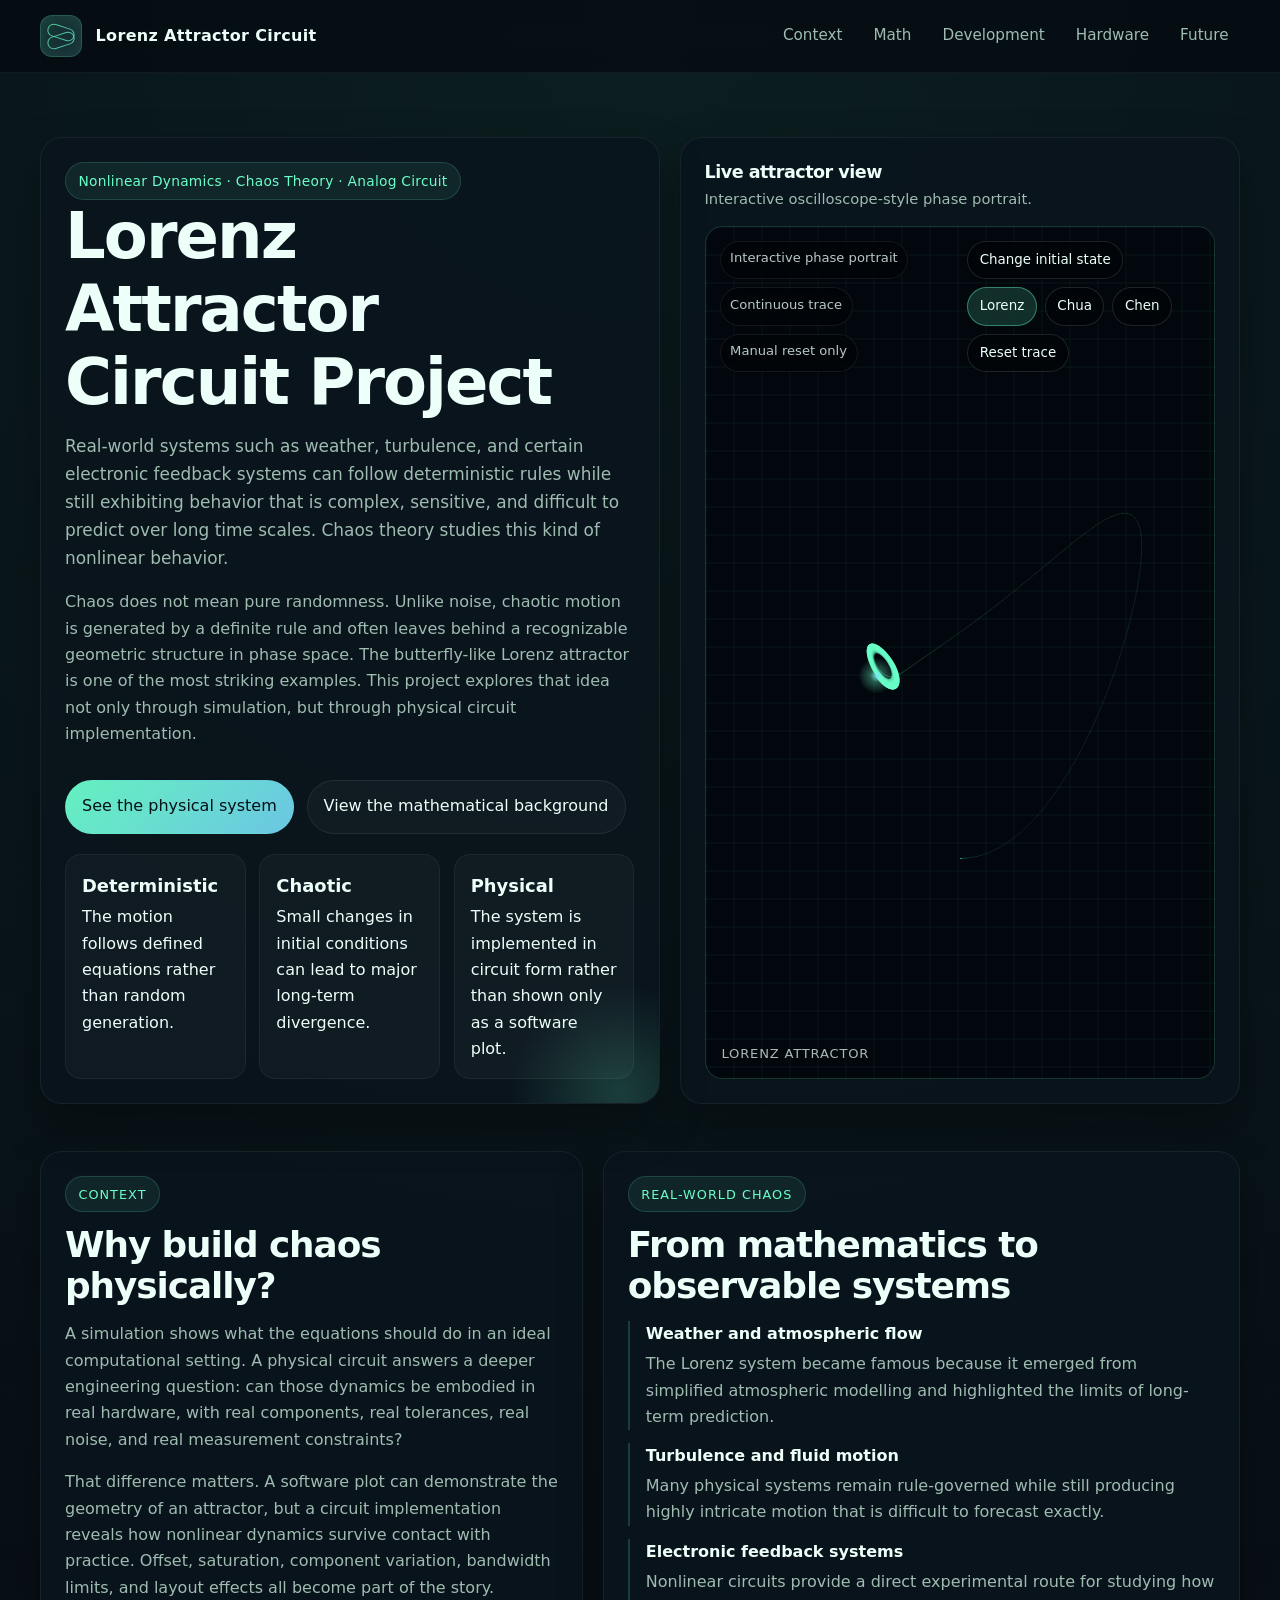
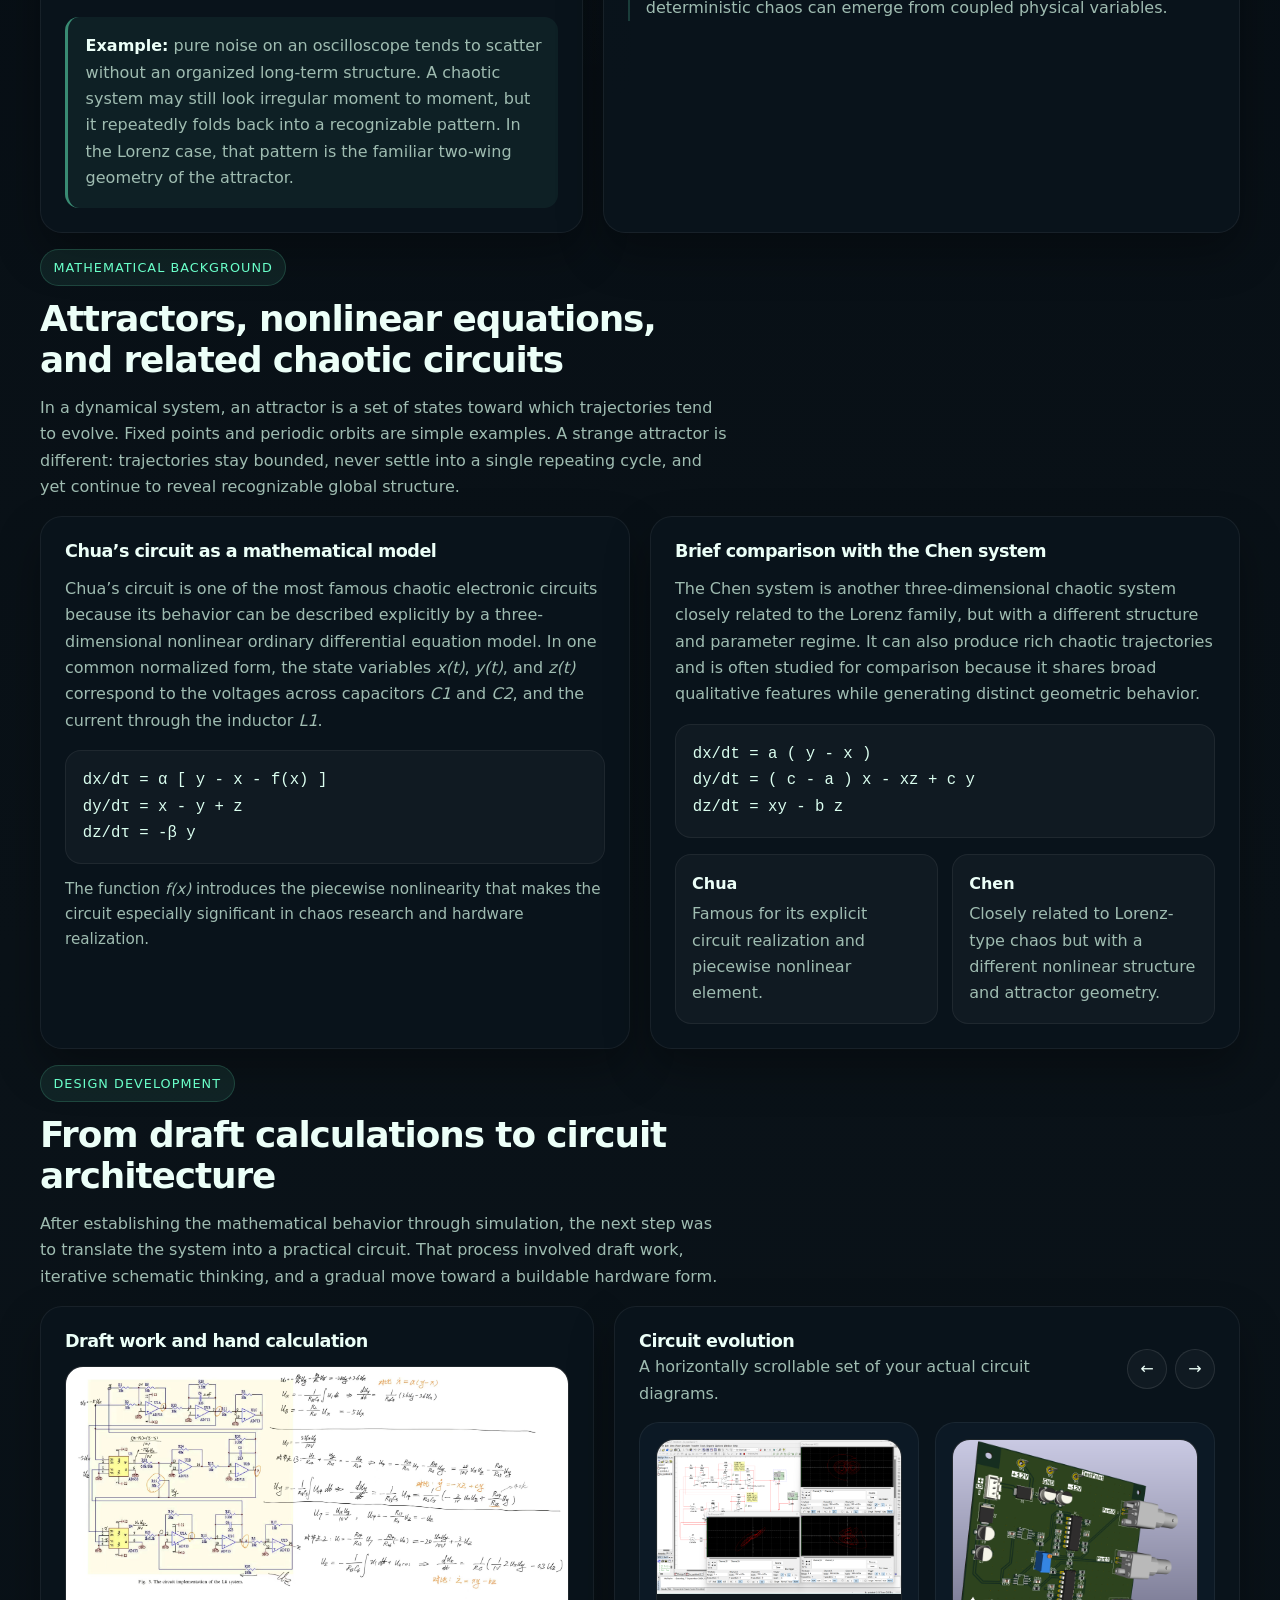
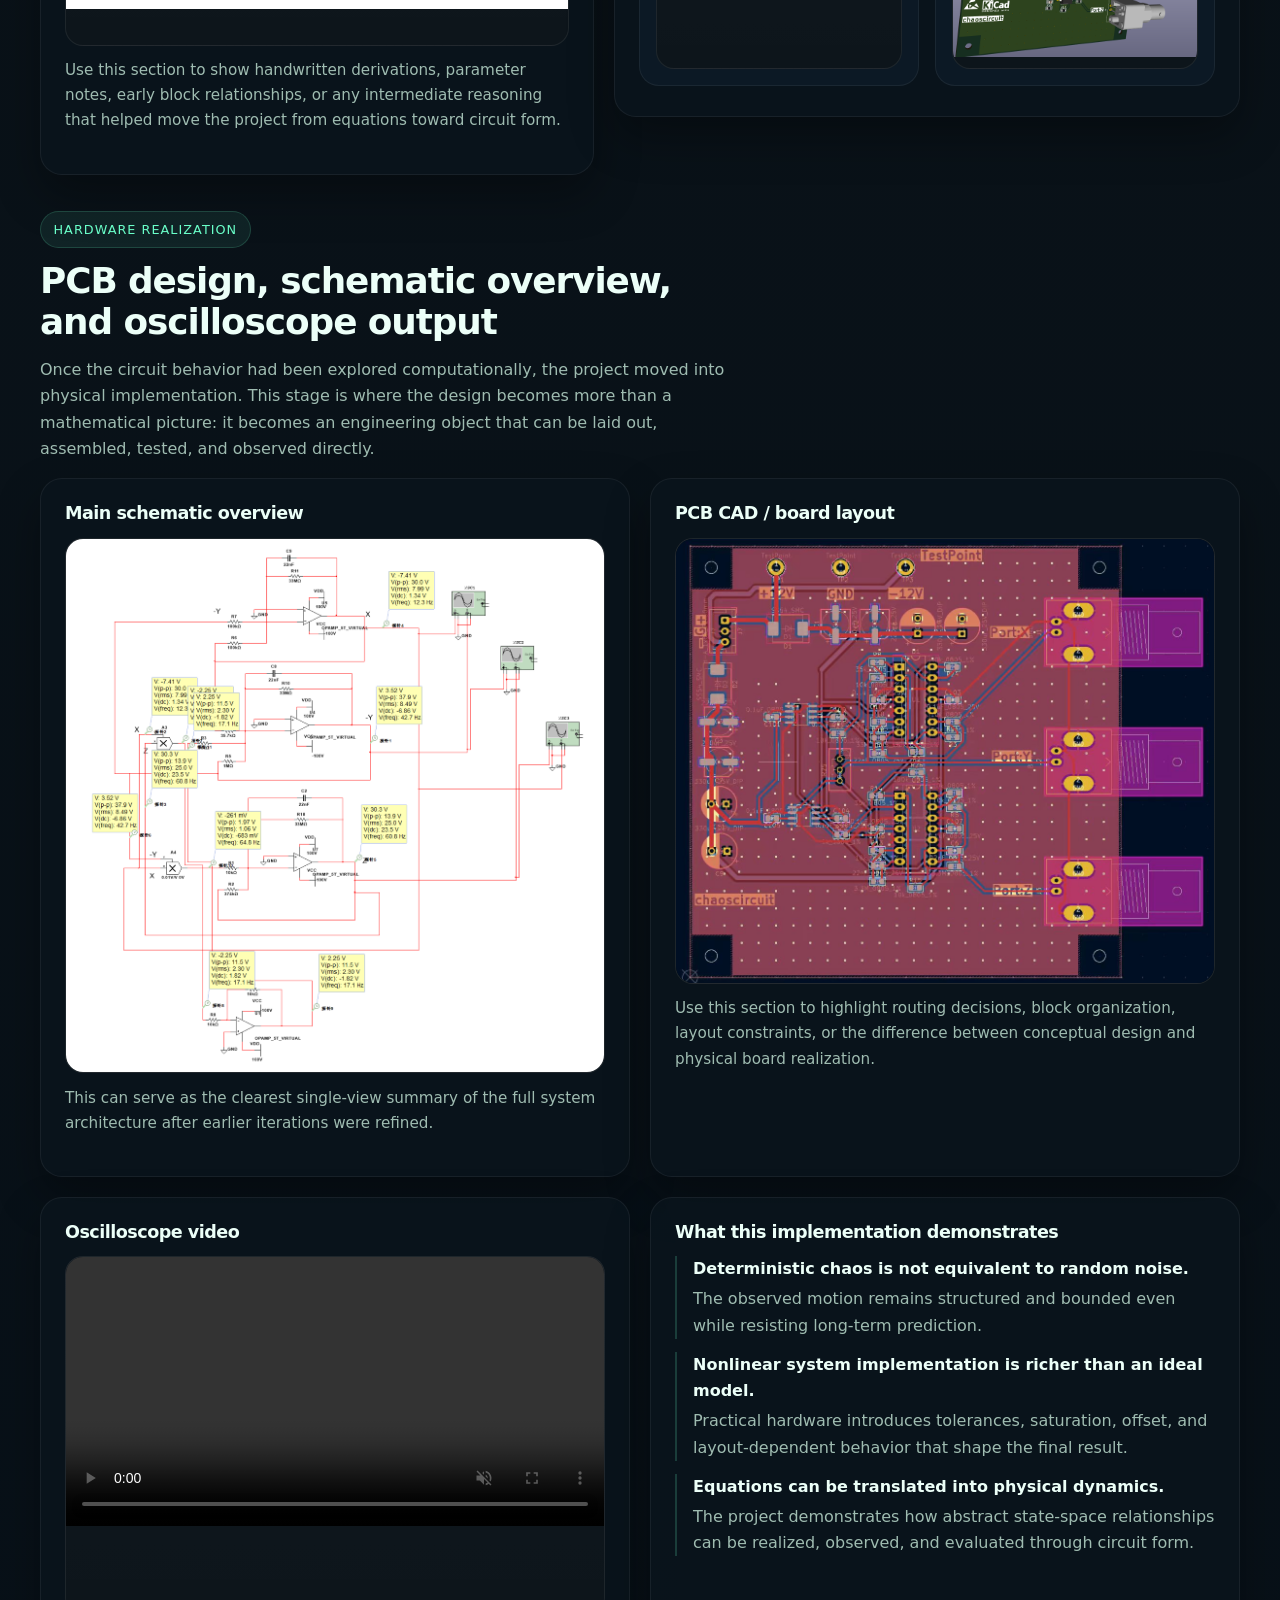
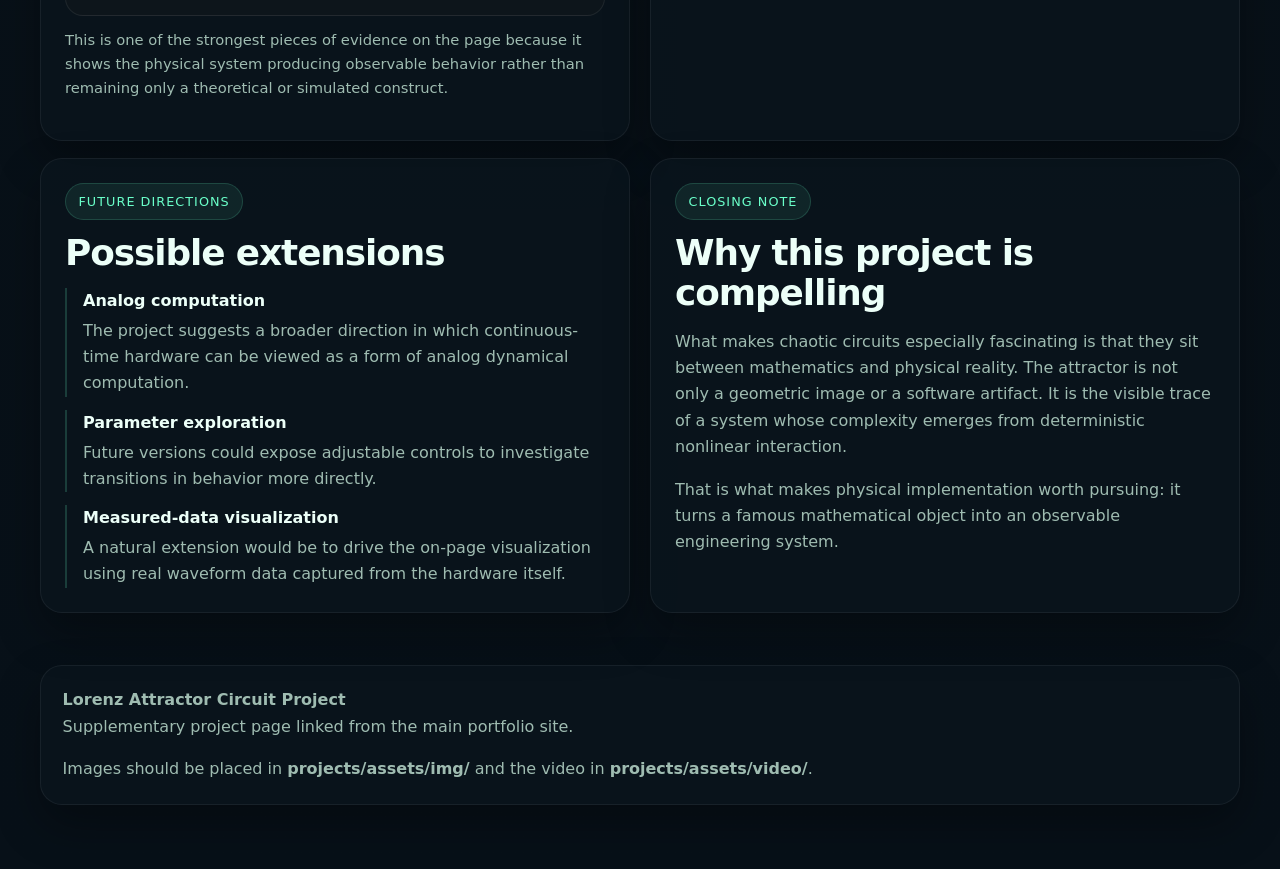
<file: projects/lorenz.html>
<!DOCTYPE html>
<html lang="en">
<head>
  <meta charset="UTF-8" />
  <meta name="viewport" content="width=device-width, initial-scale=1.0" />
  <title>Lorenz Attractor Circuit Project</title>
  <style>
    :root {
      --bg: #061018;
      --panel: rgba(10, 20, 29, 0.86);
      --panel-2: rgba(14, 27, 38, 0.92);
      --text: #ecfff8;
      --muted: #9fbcb1;
      --accent: #6affc9;
      --accent-2: #79dfff;
      --shadow: 0 20px 46px rgba(0, 0, 0, 0.32);
      --radius: 22px;
      --max: 1200px;
    }

    * {
      box-sizing: border-box;
    }

    html {
      scroll-behavior: smooth;
    }

    body {
      margin: 0;
      font-family: Inter, ui-sans-serif, system-ui, -apple-system, BlinkMacSystemFont, "Segoe UI", sans-serif;
      color: var(--text);
      line-height: 1.65;
      background:
        radial-gradient(circle at top, rgba(106, 255, 201, 0.08), transparent 30%),
        linear-gradient(180deg, #040b12 0%, #0a1218 45%, #071018 100%);
    }

    img,
    video {
      max-width: 100%;
      display: block;
    }

    a {
      color: inherit;
      text-decoration: none;
    }

    .container {
      width: min(var(--max), calc(100% - 2rem));
      margin: 0 auto;
    }

    .nav {
      position: sticky;
      top: 0;
      z-index: 50;
      backdrop-filter: blur(14px);
      background: rgba(5, 11, 17, 0.72);
      border-bottom: 1px solid rgba(255, 255, 255, 0.05);
    }

    .nav-inner {
      min-height: 72px;
      display: flex;
      align-items: center;
      justify-content: space-between;
      gap: 1rem;
    }

    .brand {
      display: flex;
      align-items: center;
      gap: 0.85rem;
      font-weight: 700;
      letter-spacing: 0.02em;
    }

    .brand-mark {
      width: 42px;
      height: 42px;
      border-radius: 12px;
      border: 1px solid rgba(106, 255, 201, 0.22);
      background: linear-gradient(135deg, rgba(106, 255, 201, 0.16), rgba(121, 223, 255, 0.14));
      display: grid;
      place-items: center;
      position: relative;
      overflow: hidden;
      box-shadow: inset 0 0 20px rgba(106, 255, 201, 0.1);
    }

    .brand-mark::before,
    .brand-mark::after {
      content: "";
      position: absolute;
      width: 26px;
      height: 11px;
      border: 1.5px solid rgba(106, 255, 201, 0.72);
      border-radius: 100px;
    }

    .brand-mark::before {
      transform: translateY(-4px) rotate(18deg);
    }

    .brand-mark::after {
      transform: translateY(4px) rotate(-18deg);
    }

    .nav-links {
      display: flex;
      flex-wrap: wrap;
      gap: 0.5rem;
      color: var(--muted);
      font-size: 0.95rem;
    }

    .nav-links a {
      padding: 0.45rem 0.72rem;
      border-radius: 999px;
      transition: 0.2s ease;
    }

    .nav-links a:hover {
      color: var(--text);
      background: rgba(106, 255, 201, 0.07);
    }

    .hero {
      padding: 4rem 0 2.1rem;
    }

    .hero-grid,
    .two-col,
    .split-grid {
      display: grid;
      gap: 1.25rem;
    }

    .hero-grid {
      grid-template-columns: 1.05fr 0.95fr;
      align-items: stretch;
    }

    .two-col {
      grid-template-columns: 1fr 1fr;
    }

    .split-grid {
      grid-template-columns: 0.92fr 1.08fr;
      align-items: stretch;
    }

    .card {
      background: var(--panel);
      border: 1px solid rgba(255, 255, 255, 0.06);
      border-radius: var(--radius);
      box-shadow: var(--shadow);
    }

    .hero-copy,
    .scope-card,
    .content-card,
    .media-card,
    .equation-card,
    .note-card,
    .future-card {
      padding: 1.5rem;
    }

    .hero-copy {
      min-height: 580px;
      display: flex;
      flex-direction: column;
      justify-content: center;
      position: relative;
      overflow: hidden;
    }

    .hero-copy::after {
      content: "";
      position: absolute;
      right: -80px;
      bottom: -110px;
      width: 240px;
      height: 240px;
      background: radial-gradient(circle, rgba(106, 255, 201, 0.18), transparent 65%);
      pointer-events: none;
    }

    .eyebrow,
    .section-label {
      display: inline-flex;
      align-items: center;
      gap: 0.45rem;
      width: fit-content;
      border-radius: 999px;
      border: 1px solid rgba(106, 255, 201, 0.16);
      background: rgba(106, 255, 201, 0.08);
      color: var(--accent);
      font-size: 0.86rem;
      letter-spacing: 0.02em;
      padding: 0.42rem 0.78rem;
    }

    .section-label {
      margin-bottom: 0.8rem;
      text-transform: uppercase;
      letter-spacing: 0.08em;
      font-size: 0.8rem;
    }

    h1,
    h2,
    h3 {
      line-height: 1.14;
      letter-spacing: -0.03em;
      margin: 0 0 0.9rem;
    }

    h1 {
      font-size: clamp(2.5rem, 5vw, 4.2rem);
      max-width: 12ch;
    }

    h2 {
      font-size: clamp(1.6rem, 2.8vw, 2.28rem);
    }

    h3 {
      font-size: 1.1rem;
    }

    p {
      margin: 0 0 1rem;
      color: var(--muted);
    }

    .lead {
      font-size: 1.06rem;
      max-width: 66ch;
    }

    .hero-actions {
      display: flex;
      flex-wrap: wrap;
      gap: 0.8rem;
      margin-top: 1rem;
    }

    .btn {
      min-height: 44px;
      border-radius: 999px;
      padding: 0.8rem 1rem;
      font-weight: 600;
      display: inline-flex;
      align-items: center;
      justify-content: center;
      gap: 0.5rem;
      transition: transform 0.2s ease, background 0.2s ease;
      border: 1px solid transparent;
      cursor: pointer;
      font: inherit;
    }

    .btn:hover {
      transform: translateY(-1px);
    }

    .btn-primary {
      color: #041117;
      background: linear-gradient(135deg, rgba(106, 255, 201, 0.94), rgba(121, 223, 255, 0.88));
    }

    .btn-secondary {
      color: var(--text);
      background: rgba(255, 255, 255, 0.03);
      border-color: rgba(255, 255, 255, 0.08);
    }

    .hero-stats {
      margin-top: 1.3rem;
      display: grid;
      grid-template-columns: repeat(3, minmax(0, 1fr));
      gap: 0.85rem;
    }

    .stat {
      padding: 1rem;
      border-radius: 16px;
      background: rgba(255, 255, 255, 0.03);
      border: 1px solid rgba(255, 255, 255, 0.05);
    }

    .stat strong {
      display: block;
      color: var(--text);
      margin-bottom: 0.2rem;
      font-size: 1.12rem;
    }

    .scope-card {
      display: flex;
      flex-direction: column;
      min-height: 580px;
    }

    .scope-top {
      display: flex;
      justify-content: space-between;
      align-items: flex-start;
      gap: 1rem;
      margin-bottom: 0.9rem;
    }

    .scope-top p {
      margin: 0;
      font-size: 0.92rem;
    }

    .scope-screen {
      position: relative;
      flex: 1;
      border-radius: 18px;
      overflow: hidden;
      background:
        linear-gradient(rgba(106, 255, 201, 0.06) 1px, transparent 1px),
        linear-gradient(90deg, rgba(106, 255, 201, 0.06) 1px, transparent 1px),
        radial-gradient(circle at center, rgba(106, 255, 201, 0.08), transparent 64%),
        #02080d;
      background-size: 28px 28px, 28px 28px, auto, auto;
      border: 1px solid rgba(106, 255, 201, 0.18);
      box-shadow: inset 0 0 32px rgba(106, 255, 201, 0.08);
    }

    #lorenzCanvas {
      width: 100%;
      height: 100%;
      display: block;
    }

    .scope-ui {
      position: absolute;
      inset: 14px 14px auto 14px;
      display: flex;
      justify-content: space-between;
      gap: 1rem;
      pointer-events: none;
    }

    .scope-badges,
    .scope-actions {
      display: flex;
      flex-wrap: wrap;
      gap: 0.5rem;
      pointer-events: auto;
    }

    .scope-badge {
      padding: 0.35rem 0.6rem;
      border-radius: 999px;
      background: rgba(0, 0, 0, 0.32);
      color: rgba(236, 255, 248, 0.78);
      border: 1px solid rgba(255, 255, 255, 0.08);
      font-size: 0.82rem;
      backdrop-filter: blur(8px);
    }

    .scope-button {
      min-height: 34px;
      padding: 0.45rem 0.72rem;
      border-radius: 999px;
      border: 1px solid rgba(255, 255, 255, 0.12);
      background: rgba(0, 0, 0, 0.32);
      color: var(--text);
      cursor: pointer;
      font: inherit;
      font-size: 0.84rem;
      backdrop-filter: blur(8px);
    }

    .scope-label {
      position: absolute;
      left: 16px;
      bottom: 14px;
      font-size: 0.82rem;
      text-transform: uppercase;
      letter-spacing: 0.06em;
      color: rgba(236, 255, 248, 0.72);
    }

    section {
      padding: 0.8rem 0 0.25rem;
    }

    .section-head {
      max-width: 68ch;
      margin-bottom: 1rem;
    }

    .list {
      display: grid;
      gap: 0.8rem;
      padding: 0;
      margin: 0;
      list-style: none;
    }

    .list li {
      padding-left: 1rem;
      border-left: 2px solid rgba(106, 255, 201, 0.18);
      color: var(--muted);
    }

    .list strong {
      display: block;
      color: var(--text);
      margin-bottom: 0.22rem;
    }

    .callout {
      border-left: 3px solid rgba(106, 255, 201, 0.48);
      background: rgba(106, 255, 201, 0.06);
      padding: 1rem 1rem 1rem 1.1rem;
      border-radius: 14px;
      color: var(--muted);
    }

    .callout strong {
      color: var(--text);
    }

    .equation-block {
      margin: 1rem 0 0;
      padding: 1rem 1.05rem;
      border-radius: 16px;
      background: rgba(255, 255, 255, 0.03);
      border: 1px solid rgba(255, 255, 255, 0.06);
      overflow-x: auto;
    }

    .equation-block pre {
      margin: 0;
      font-family: "SFMono-Regular", Consolas, "Liberation Mono", Menlo, monospace;
      font-size: 0.98rem;
      color: #dbfff0;
      line-height: 1.7;
      white-space: pre;
    }

    .compare-grid {
      display: grid;
      grid-template-columns: repeat(2, minmax(0, 1fr));
      gap: 0.9rem;
      margin-top: 1rem;
    }

    .compare-card {
      padding: 1rem;
      border-radius: 16px;
      background: rgba(255, 255, 255, 0.03);
      border: 1px solid rgba(255, 255, 255, 0.06);
    }

    .media-frame {
      position: relative;
      border-radius: 18px;
      overflow: hidden;
      border: 1px solid rgba(255, 255, 255, 0.07);
      background:
        linear-gradient(180deg, rgba(255, 255, 255, 0.03), rgba(255, 255, 255, 0.01)),
        #0a1218;
      min-height: 280px;
    }

    .media-frame img,
    .media-frame video {
      width: 100%;
      height: 100%;
      object-fit: cover;
    }

    .media-frame.diagram img,
    .media-frame.diagram video {
      object-fit: contain;
      background: #091118;
    }

    .media-frame.tall {
      min-height: 360px;
    }

    .media-caption {
      margin-top: 0.8rem;
      font-size: 0.95rem;
    }

    .carousel-shell {
      position: relative;
    }

    .carousel-header {
      display: flex;
      justify-content: space-between;
      align-items: center;
      gap: 1rem;
      margin-bottom: 0.9rem;
    }

    .carousel-controls {
      display: flex;
      gap: 0.5rem;
    }

    .carousel-btn {
      width: 40px;
      height: 40px;
      border-radius: 999px;
      border: 1px solid rgba(255, 255, 255, 0.1);
      background: rgba(255, 255, 255, 0.03);
      color: var(--text);
      cursor: pointer;
      font: inherit;
      font-size: 1rem;
    }

    .carousel-track {
      display: grid;
      grid-auto-flow: column;
      grid-auto-columns: minmax(280px, 32%);
      gap: 1rem;
      overflow-x: auto;
      scroll-snap-type: x mandatory;
      padding-bottom: 0.4rem;
      scrollbar-width: thin;
      scrollbar-color: rgba(106, 255, 201, 0.36) transparent;
    }

    .carousel-track::-webkit-scrollbar {
      height: 10px;
    }

    .carousel-track::-webkit-scrollbar-thumb {
      background: rgba(106, 255, 201, 0.28);
      border-radius: 999px;
    }

    .carousel-card {
      scroll-snap-align: start;
      padding: 1rem;
      background: var(--panel-2);
      border: 1px solid rgba(255, 255, 255, 0.06);
      border-radius: 20px;
    }

    .carousel-card .media-frame {
      min-height: 230px;
    }

    .media-grid {
      display: grid;
      gap: 1.25rem;
      grid-template-columns: 1fr 1fr;
      align-items: start;
    }

    .video-note {
      margin-top: 0.7rem;
      color: var(--muted);
      font-size: 0.92rem;
    }

    .footer {
      padding: 3rem 0 4rem;
    }

    .footer-card {
      padding: 1.35rem;
      display: flex;
      justify-content: space-between;
      gap: 1rem;
      flex-wrap: wrap;
      align-items: center;
      color: var(--muted);
    }

    @media (max-width: 1020px) {
      .hero-grid,
      .two-col,
      .split-grid,
      .media-grid,
      .compare-grid {
        grid-template-columns: 1fr;
      }

      .hero-copy,
      .scope-card {
        min-height: auto;
      }

      .scope-screen {
        min-height: 440px;
      }

      .carousel-track {
        grid-auto-columns: minmax(300px, 78%);
      }
    }

    @media (max-width: 700px) {
      .container {
        width: min(var(--max), calc(100% - 1rem));
      }

      .hero {
        padding-top: 2rem;
      }

      .nav-inner {
        padding: 0.35rem 0;
      }

      .nav-links {
        font-size: 0.9rem;
      }

      .hero-copy,
      .scope-card,
      .content-card,
      .media-card,
      .equation-card,
      .note-card,
      .future-card,
      .footer-card,
      .carousel-card {
        padding: 1rem;
      }

      .hero-stats {
        grid-template-columns: 1fr;
      }

      .scope-ui {
        flex-direction: column;
        align-items: flex-start;
      }

      .carousel-track {
        grid-auto-columns: minmax(260px, 88%);
      }
    }
  </style>
</head>
<body>
  <header class="nav">
    <div class="container nav-inner">
      <a class="brand" href="#top" aria-label="Lorenz attractor project home">
        <span class="brand-mark" aria-hidden="true"></span>
        <span>Lorenz Attractor Circuit</span>
      </a>
      <nav class="nav-links" aria-label="Page navigation">
        <a href="#context">Context</a>
        <a href="#math">Math</a>
        <a href="#development">Development</a>
        <a href="#hardware">Hardware</a>
        <a href="#future">Future</a>
      </nav>
    </div>
  </header>

  <main id="top">
    <section class="hero">
      <div class="container hero-grid">
        <article class="card hero-copy">
          <div class="eyebrow">Nonlinear Dynamics · Chaos Theory · Analog Circuit</div>
          <h1>Lorenz Attractor Circuit Project</h1>
          <p class="lead">
            Real-world systems such as weather, turbulence, and certain electronic feedback systems can follow deterministic rules while still exhibiting behavior that is complex, sensitive, and difficult to predict over long time scales. Chaos theory studies this kind of nonlinear behavior.
          </p>
          <p>
            Chaos does not mean pure randomness. Unlike noise, chaotic motion is generated by a definite rule and often leaves behind a recognizable geometric structure in phase space. The butterfly-like Lorenz attractor is one of the most striking examples. This project explores that idea not only through simulation, but through physical circuit implementation.
          </p>
          <div class="hero-actions">
            <a class="btn btn-primary" href="#hardware">See the physical system</a>
            <a class="btn btn-secondary" href="#math">View the mathematical background</a>
          </div>
          <div class="hero-stats">
            <div class="stat">
              <strong>Deterministic</strong>
              <span>The motion follows defined equations rather than random generation.</span>
            </div>
            <div class="stat">
              <strong>Chaotic</strong>
              <span>Small changes in initial conditions can lead to major long-term divergence.</span>
            </div>
            <div class="stat">
              <strong>Physical</strong>
              <span>The system is implemented in circuit form rather than shown only as a software plot.</span>
            </div>
          </div>
        </article>

        <aside class="card scope-card" aria-labelledby="scope-title">
          <div class="scope-top">
            <div>
              <h3 id="scope-title" style="margin-bottom:0.3rem;">Live attractor view</h3>
              <p>Interactive oscilloscope-style phase portrait.</p>
            </div>
          </div>
          <div class="scope-screen">
            <canvas id="lorenzCanvas"></canvas>
            <div class="scope-ui">
              <div class="scope-badges">
                <span class="scope-badge">Interactive phase portrait</span>
                <span class="scope-badge">Continuous trace</span>
                <span class="scope-badge">Manual reset only</span>
              </div>
              <div class="scope-actions">
                <button class="scope-button" id="randomizeStartBtn" type="button">Change initial state</button>
                <button class="scope-button" id="systemLorenzBtn" type="button">Lorenz</button>
                <button class="scope-button" id="systemChuaBtn" type="button">Chua</button>
                <button class="scope-button" id="systemChenBtn" type="button">Chen</button>
                <button class="scope-button" id="resetAttractorBtn" type="button">Reset trace</button>
              </div>
            </div>
            <div class="scope-label" id="scopeSystemLabel">Lorenz attractor</div>
          </div>
        </aside>
      </div>
    </section>

    <section id="context">
      <div class="container split-grid">
        <article class="card content-card">
          <div class="section-label">Context</div>
          <h2>Why build chaos physically?</h2>
          <p>
            A simulation shows what the equations should do in an ideal computational setting. A physical circuit answers a deeper engineering question: can those dynamics be embodied in real hardware, with real components, real tolerances, real noise, and real measurement constraints?
          </p>
          <p>
            That difference matters. A software plot can demonstrate the geometry of an attractor, but a circuit implementation reveals how nonlinear dynamics survive contact with practice. Offset, saturation, component variation, bandwidth limits, and layout effects all become part of the story.
          </p>
          <div class="callout">
            <strong>Example:</strong> pure noise on an oscilloscope tends to scatter without an organized long-term structure. A chaotic system may still look irregular moment to moment, but it repeatedly folds back into a recognizable pattern. In the Lorenz case, that pattern is the familiar two-wing geometry of the attractor.
          </div>
        </article>

        <article class="card note-card">
          <div class="section-label">Real-world chaos</div>
          <h2>From mathematics to observable systems</h2>
          <ul class="list">
            <li>
              <strong>Weather and atmospheric flow</strong>
              The Lorenz system became famous because it emerged from simplified atmospheric modelling and highlighted the limits of long-term prediction.
            </li>
            <li>
              <strong>Turbulence and fluid motion</strong>
              Many physical systems remain rule-governed while still producing highly intricate motion that is difficult to forecast exactly.
            </li>
            <li>
              <strong>Electronic feedback systems</strong>
              Nonlinear circuits provide a direct experimental route for studying how deterministic chaos can emerge from coupled physical variables.
            </li>
          </ul>
        </article>
      </div>
    </section>

    <section id="math">
      <div class="container">
        <div class="section-head">
          <div class="section-label">Mathematical background</div>
          <h2>Attractors, nonlinear equations, and related chaotic circuits</h2>
          <p>
            In a dynamical system, an attractor is a set of states toward which trajectories tend to evolve. Fixed points and periodic orbits are simple examples. A strange attractor is different: trajectories stay bounded, never settle into a single repeating cycle, and yet continue to reveal recognizable global structure.
          </p>
        </div>
        <div class="two-col">
          <article class="card equation-card">
            <h3>Chua’s circuit as a mathematical model</h3>
            <p>
              Chua’s circuit is one of the most famous chaotic electronic circuits because its behavior can be described explicitly by a three-dimensional nonlinear ordinary differential equation model. In one common normalized form, the state variables <em>x(t)</em>, <em>y(t)</em>, and <em>z(t)</em> correspond to the voltages across capacitors <em>C1</em> and <em>C2</em>, and the current through the inductor <em>L1</em>.
            </p>
            <div class="equation-block">
              <pre>dx/dτ = α [ y - x - f(x) ]
dy/dτ = x - y + z
dz/dτ = -β y</pre>
            </div>
            <p class="media-caption">
              The function <em>f(x)</em> introduces the piecewise nonlinearity that makes the circuit especially significant in chaos research and hardware realization.
            </p>
          </article>

          <article class="card equation-card">
            <h3>Brief comparison with the Chen system</h3>
            <p>
              The Chen system is another three-dimensional chaotic system closely related to the Lorenz family, but with a different structure and parameter regime. It can also produce rich chaotic trajectories and is often studied for comparison because it shares broad qualitative features while generating distinct geometric behavior.
            </p>
            <div class="equation-block">
              <pre>dx/dt = a ( y - x )
dy/dt = ( c - a ) x - xz + c y
dz/dt = xy - b z</pre>
            </div>
            <div class="compare-grid">
              <div class="compare-card">
                <strong style="display:block; margin-bottom:0.25rem;">Chua</strong>
                <p style="margin-bottom:0;">Famous for its explicit circuit realization and piecewise nonlinear element.</p>
              </div>
              <div class="compare-card">
                <strong style="display:block; margin-bottom:0.25rem;">Chen</strong>
                <p style="margin-bottom:0;">Closely related to Lorenz-type chaos but with a different nonlinear structure and attractor geometry.</p>
              </div>
            </div>
          </article>
        </div>
      </div>
    </section>

    <section id="development">
      <div class="container">
        <div class="section-head">
          <div class="section-label">Design development</div>
          <h2>From draft calculations to circuit architecture</h2>
          <p>
            After establishing the mathematical behavior through simulation, the next step was to translate the system into a practical circuit. That process involved draft work, iterative schematic thinking, and a gradual move toward a buildable hardware form.
          </p>
        </div>

        <div class="media-grid" style="margin-bottom:1.25rem;">
          <article class="card media-card">
            <h3>Draft work and hand calculation</h3>
            <div class="media-frame diagram">
              <img src="assets/img/lorenz-handcalc-draft.png" alt="Draft work and hand calculation" />
            </div>
            <p class="media-caption">
              Use this section to show handwritten derivations, parameter notes, early block relationships, or any intermediate reasoning that helped move the project from equations toward circuit form.
            </p>
          </article>

          <article class="card media-card carousel-shell">
            <div class="carousel-header">
              <div>
                <h3 style="margin-bottom:0.2rem;">Circuit evolution</h3>
                <p style="margin:0;">A horizontally scrollable set of your actual circuit diagrams.</p>
              </div>
              <div class="carousel-controls">
                <button class="carousel-btn" type="button" id="carouselPrev" aria-label="Scroll left">←</button>
                <button class="carousel-btn" type="button" id="carouselNext" aria-label="Scroll right">→</button>
              </div>
            </div>
            <div class="carousel-track" id="circuitCarousel">
              <article class="carousel-card">
                <div class="media-frame diagram">
                  <img src="assets/img/lorenz-circuit-1.png" alt="Circuit diagram 1" />
                </div>
              </article>
              <article class="carousel-card">
                <div class="media-frame diagram">
                  <img src="assets/img/lorenz-circuit-2.png" alt="Circuit diagram 2" />
                </div>
              </article>
            </div>
          </article>
        </div>
      </div>
    </section>

    <section id="hardware">
      <div class="container">
        <div class="section-head">
          <div class="section-label">Hardware realization</div>
          <h2>PCB design, schematic overview, and oscilloscope output</h2>
          <p>
            Once the circuit behavior had been explored computationally, the project moved into physical implementation. This stage is where the design becomes more than a mathematical picture: it becomes an engineering object that can be laid out, assembled, tested, and observed directly.
          </p>
        </div>

        <div class="two-col" style="margin-bottom:1.25rem;">
          <article class="card media-card">
            <h3>Main schematic overview</h3>
            <div class="media-frame diagram">
              <img src="assets/img/lorenz-schematic-overview.png" alt="Main schematic overview" />
            </div>
            <p class="media-caption">
              This can serve as the clearest single-view summary of the full system architecture after earlier iterations were refined.
            </p>
          </article>

          <article class="card media-card">
            <h3>PCB CAD / board layout</h3>
            <div class="media-frame diagram">
              <img src="assets/img/lorenz-pcb-cad.png" alt="Lorenz PCB CAD layout" />
            </div>
            <p class="media-caption">
              Use this section to highlight routing decisions, block organization, layout constraints, or the difference between conceptual design and physical board realization.
            </p>
          </article>
        </div>

        <div class="two-col">
          <article class="card media-card">
            <h3>Oscilloscope video</h3>
            <div class="media-frame tall diagram">
              <video controls muted loop playsinline>
                <source src="assets/video/lorenz-oscilloscope.mp4" type="video/mp4" />
              </video>
            </div>
            <p class="video-note">
              This is one of the strongest pieces of evidence on the page because it shows the physical system producing observable behavior rather than remaining only a theoretical or simulated construct.
            </p>
          </article>

          <article class="card content-card">
            <h3>What this implementation demonstrates</h3>
            <ul class="list">
              <li>
                <strong>Deterministic chaos is not equivalent to random noise.</strong>
                The observed motion remains structured and bounded even while resisting long-term prediction.
              </li>
              <li>
                <strong>Nonlinear system implementation is richer than an ideal model.</strong>
                Practical hardware introduces tolerances, saturation, offset, and layout-dependent behavior that shape the final result.
              </li>
              <li>
                <strong>Equations can be translated into physical dynamics.</strong>
                The project demonstrates how abstract state-space relationships can be realized, observed, and evaluated through circuit form.
              </li>
            </ul>
          </article>
        </div>
      </div>
    </section>

    <section id="future">
      <div class="container two-col">
        <article class="card future-card">
          <div class="section-label">Future directions</div>
          <h2>Possible extensions</h2>
          <ul class="list">
            <li>
              <strong>Analog computation</strong>
              The project suggests a broader direction in which continuous-time hardware can be viewed as a form of analog dynamical computation.
            </li>
            <li>
              <strong>Parameter exploration</strong>
              Future versions could expose adjustable controls to investigate transitions in behavior more directly.
            </li>
            <li>
              <strong>Measured-data visualization</strong>
              A natural extension would be to drive the on-page visualization using real waveform data captured from the hardware itself.
            </li>
          </ul>
        </article>

        <article class="card note-card">
          <div class="section-label">Closing note</div>
          <h2>Why this project is compelling</h2>
          <p>
            What makes chaotic circuits especially fascinating is that they sit between mathematics and physical reality. The attractor is not only a geometric image or a software artifact. It is the visible trace of a system whose complexity emerges from deterministic nonlinear interaction.
          </p>
          <p>
            That is what makes physical implementation worth pursuing: it turns a famous mathematical object into an observable engineering system.
          </p>
        </article>
      </div>
    </section>
  </main>

  <footer class="footer">
    <div class="container">
      <div class="card footer-card">
        <div>
          <strong>Lorenz Attractor Circuit Project</strong><br />
          <span>Supplementary project page linked from the main portfolio site.</span>
        </div>
        <div>Images should be placed in <strong>projects/assets/img/</strong> and the video in <strong>projects/assets/video/</strong>.</div>
      </div>
    </div>
  </footer>

  <script>
    const canvas = document.getElementById('lorenzCanvas');
    const ctx = canvas.getContext('2d');
    const resetBtn = document.getElementById('resetAttractorBtn');
    const randomizeBtn = document.getElementById('randomizeStartBtn');
    const systemButtons = {
      lorenz: document.getElementById('systemLorenzBtn'),
      chua: document.getElementById('systemChuaBtn'),
      chen: document.getElementById('systemChenBtn')
    };
    const scopeSystemLabel = document.getElementById('scopeSystemLabel');

    let width = 0;
    let height = 0;
    let dpr = Math.min(window.devicePixelRatio || 1, 2);
    let animationFrameId = null;

    const state = {
      system: 'lorenz',
      values: { x: 0.01, y: 0, z: 0 },
      points: []
    };

    const MAX_POINTS = 9000;

    const systems = {
      lorenz: {
        label: 'Lorenz attractor',
        dt: 0.0048,
        warmup: 1200,
        seed: () => ({ x: 0.01, y: 0, z: 0 }),
        randomSeed: () => ({
          x: 0.01 + (Math.random() - 0.5) * 0.1,
          y: (Math.random() - 0.5) * 0.1,
          z: (Math.random() - 0.5) * 0.1
        }),
        derivative: ({ x, y, z }) => ({
          dx: 10 * (y - x),
          dy: x * (28 - z) - y,
          dz: x * y - (8 / 3) * z
        }),
        project: ({ x, z }) => {
          const scale = Math.min(width, height) * 0.018;
          return {
            px: width * 0.5 + x * scale,
            py: height * 0.54 - (z - 24) * scale * 0.78
          };
        }
      },
      chua: {
        label: 'Chua attractor',
        dt: 0.0032,
        warmup: 2200,
        seed: () => ({ x: 0.15, y: 0, z: 0 }),
        randomSeed: () => ({
          x: 0.15 + (Math.random() - 0.5) * 0.18,
          y: (Math.random() - 0.5) * 0.14,
          z: (Math.random() - 0.5) * 0.14
        }),
        derivative: ({ x, y, z }) => {
          const alpha = 15.6;
          const beta = 28;
          const m0 = -1.143;
          const m1 = -0.714;
          const h = m1 * x + 0.5 * (m0 - m1) * (Math.abs(x + 1) - Math.abs(x - 1));
          return {
            dx: alpha * (y - x - h),
            dy: x - y + z,
            dz: -beta * y
          };
        },
        project: ({ x, z }) => {
          const scale = Math.min(width, height) * 0.11;
          return {
            px: width * 0.5 + x * scale,
            py: height * 0.52 - z * scale * 0.6
          };
        }
      },
      chen: {
        label: 'Chen attractor',
        dt: 0.0026,
        warmup: 2000,
        seed: () => ({ x: 0.1, y: 0, z: 0 }),
        randomSeed: () => ({
          x: 0.1 + (Math.random() - 0.5) * 0.14,
          y: (Math.random() - 0.5) * 0.14,
          z: (Math.random() - 0.5) * 0.14
        }),
        derivative: ({ x, y, z }) => {
          const a = 35;
          const b = 3;
          const c = 28;
          return {
            dx: a * (y - x),
            dy: (c - a) * x - x * z + c * y,
            dz: x * y - b * z
          };
        },
        project: ({ x, z }) => {
          const scale = Math.min(width, height) * 0.028;
          return {
            px: width * 0.5 + x * scale,
            py: height * 0.56 - (z - 18) * scale
          };
        }
      }
    };

    function currentSystem() {
      return systems[state.system];
    }

    function setSystemButtonStyles() {
      Object.entries(systemButtons).forEach(([key, button]) => {
        button.style.background = key === state.system ? 'rgba(106, 255, 201, 0.16)' : 'rgba(0, 0, 0, 0.32)';
        button.style.borderColor = key === state.system ? 'rgba(106, 255, 201, 0.4)' : 'rgba(255, 255, 255, 0.12)';
      });
      scopeSystemLabel.textContent = currentSystem().label;
    }

    function assignSeed(seedValues) {
      state.values = { ...seedValues };
      state.points = [];
      drawScopeBackground();
    }

    function resetWithDefaultSeed() {
      assignSeed(currentSystem().seed());
    }

    function randomizeInitialState() {
      assignSeed(currentSystem().randomSeed());
      for (let i = 0; i < 240; i++) stepSystemRK4();
    }

    function resizeCanvas() {
      const rect = canvas.getBoundingClientRect();
      width = rect.width;
      height = rect.height;
      dpr = Math.min(window.devicePixelRatio || 1, 2);
      canvas.width = Math.floor(width * dpr);
      canvas.height = Math.floor(height * dpr);
      ctx.setTransform(dpr, 0, 0, dpr, 0, 0);
      drawScopeBackground();
    }

    function derivativeFor(values) {
      return currentSystem().derivative(values);
    }

    function stepSystemRK4() {
      const cfg = currentSystem();
      const dt = cfg.dt;
      const s = state.values;

      const k1 = derivativeFor(s);
      const k2 = derivativeFor({
        x: s.x + 0.5 * dt * k1.dx,
        y: s.y + 0.5 * dt * k1.dy,
        z: s.z + 0.5 * dt * k1.dz
      });
      const k3 = derivativeFor({
        x: s.x + 0.5 * dt * k2.dx,
        y: s.y + 0.5 * dt * k2.dy,
        z: s.z + 0.5 * dt * k2.dz
      });
      const k4 = derivativeFor({
        x: s.x + dt * k3.dx,
        y: s.y + dt * k3.dy,
        z: s.z + dt * k3.dz
      });

      s.x += (dt / 6) * (k1.dx + 2 * k2.dx + 2 * k3.dx + k4.dx);
      s.y += (dt / 6) * (k1.dy + 2 * k2.dy + 2 * k3.dy + k4.dy);
      s.z += (dt / 6) * (k1.dz + 2 * k2.dz + 2 * k3.dz + k4.dz);

      const { px, py } = cfg.project(s);
      state.points.push({ x: px, y: py });
      if (state.points.length > MAX_POINTS) {
        state.points.shift();
      }
    }

    function drawScopeBackground() {
      ctx.clearRect(0, 0, width, height);
      ctx.fillStyle = '#02080d';
      ctx.fillRect(0, 0, width, height);

      ctx.save();
      ctx.strokeStyle = 'rgba(106,255,201,0.06)';
      ctx.lineWidth = 1;
      const grid = 28;
      for (let x = 0; x <= width; x += grid) {
        ctx.beginPath();
        ctx.moveTo(x, 0);
        ctx.lineTo(x, height);
        ctx.stroke();
      }
      for (let y = 0; y <= height; y += grid) {
        ctx.beginPath();
        ctx.moveTo(0, y);
        ctx.lineTo(width, y);
        ctx.stroke();
      }
      ctx.restore();
    }

    function drawTrace() {
      ctx.fillStyle = 'rgba(2, 8, 13, 0.08)';
      ctx.fillRect(0, 0, width, height);

      if (state.points.length < 2) return;

      ctx.save();
      ctx.lineCap = 'round';
      ctx.lineJoin = 'round';

      for (let i = 1; i < state.points.length; i++) {
        const p0 = state.points[i - 1];
        const p1 = state.points[i];
        const t = i / state.points.length;
        ctx.strokeStyle = `rgba(106, 255, 201, ${0.035 + t * 0.72})`;
        ctx.lineWidth = 0.65 + t * 1.9;
        ctx.beginPath();
        ctx.moveTo(p0.x, p0.y);
        ctx.lineTo(p1.x, p1.y);
        ctx.stroke();
      }

      const last = state.points[state.points.length - 1];
      const glow = ctx.createRadialGradient(last.x, last.y, 0, last.x, last.y, 18);
      glow.addColorStop(0, 'rgba(121, 223, 255, 0.95)');
      glow.addColorStop(0.35, 'rgba(106, 255, 201, 0.34)');
      glow.addColorStop(1, 'rgba(106, 255, 201, 0)');
      ctx.fillStyle = glow;
      ctx.beginPath();
      ctx.arc(last.x, last.y, 18, 0, Math.PI * 2);
      ctx.fill();
      ctx.restore();
    }

    function animateSystem() {
      for (let i = 0; i < 5; i++) stepSystemRK4();
      drawTrace();
      animationFrameId = requestAnimationFrame(animateSystem);
    }

    function warmupSystem() {
      for (let i = 0; i < currentSystem().warmup; i++) {
        stepSystemRK4();
      }
    }

    function switchSystem(systemKey) {
      state.system = systemKey;
      setSystemButtonStyles();
      resetWithDefaultSeed();
      warmupSystem();
    }

    function initInteractiveAttractor() {
      resizeCanvas();
      setSystemButtonStyles();
      resetWithDefaultSeed();
      warmupSystem();
      drawScopeBackground();
      if (animationFrameId) cancelAnimationFrame(animationFrameId);
      animateSystem();
    }

    resetBtn.addEventListener('click', () => {
      resetWithDefaultSeed();
      for (let i = 0; i < 240; i++) stepSystemRK4();
    });

    randomizeBtn.addEventListener('click', randomizeInitialState);
    systemButtons.lorenz.addEventListener('click', () => switchSystem('lorenz'));
    systemButtons.chua.addEventListener('click', () => switchSystem('chua'));
    systemButtons.chen.addEventListener('click', () => switchSystem('chen'));
    window.addEventListener('resize', resizeCanvas);

    initInteractiveAttractor();

    const carousel = document.getElementById('circuitCarousel');
    const prevBtn = document.getElementById('carouselPrev');
    const nextBtn = document.getElementById('carouselNext');

    function carouselScrollAmount() {
      return Math.max(320, carousel.clientWidth * 0.82);
    }

    prevBtn.addEventListener('click', () => {
      carousel.scrollBy({ left: -carouselScrollAmount(), behavior: 'smooth' });
    });

    nextBtn.addEventListener('click', () => {
      carousel.scrollBy({ left: carouselScrollAmount(), behavior: 'smooth' });
    });
  </script>
</body>
</html>
</file>
